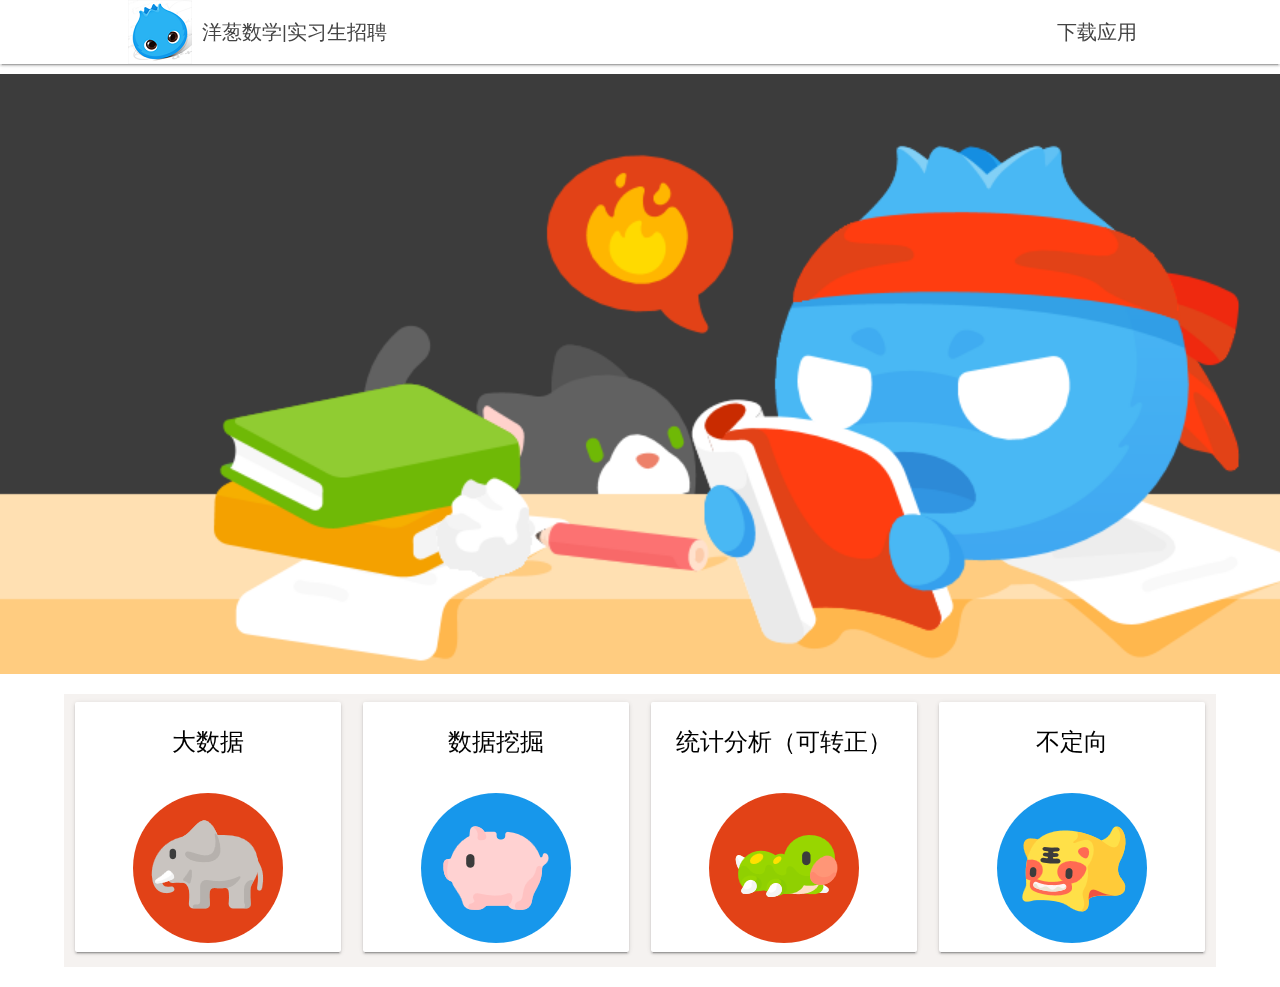
<file: index.html>
<!DOCTYPE html>
<html lang="en">
<head>
  <meta http-equiv="Content-Type" content="text/html; charset=UTF-8"/>
  <meta name="viewport" content="width=device-width, initial-scale=1"/>
  <title>洋葱数学实习生招聘</title>

  <!-- CSS  -->
  <link href="https://fonts.googleapis.com/icon?family=Material+Icons" rel="stylesheet">
  <link href="css/materialize.css" type="text/css" rel="stylesheet" media="screen,projection"/>
  <link href="css/style.css" type="text/css" rel="stylesheet" media="screen,projection"/>
</head>
<body>

  <nav class="white" role="navigation">
    <div class="nav-wrapper container">
      <a id="logo-container" href="#" class="brand-logo">
        <div class="onions-logo">
          <img src="source/logo.png">
        </div>
        <div class="onions-logo-text valign-wrapper">
          <p>洋葱数学|实习生招聘</p>
        </div>
      </a>
      <ul class="right hide-on-med-and-down">
        <li><a href="#">下载应用</a></li>
      </ul>

      <ul id="nav-mobile" class="side-nav">
        <li><a href="#">下载应用</a></li>
      </ul>
    </div>
  </nav>

  <div id="index-banner" class="parallax-container">
    <div class="parallax"><img src="source/background.png" height = "100%" alt="洋葱数学"></div>
  </div>

  <div class="row index-row">
    <div class="col s3 m3">
      <div class="card white index-card" id="div_1">
        <a href="position/1.html">
          <div class="card-content black-text">
            <span class="card-title">大数据</span>
            <div class="center">
              <img id="img_1" src="source/1_1.png" alt="大数据Icon">
            </div>
          </div>
        </a>
      </div>
    </div>

    <div class="col s3 m3">
      <div class="card white index-card" id="div_2">
        <a href="position/2.html">
          <div class="card-content black-text">
            <span class="card-title">数据挖掘</span>
            <div class="center">
              <img id="img_2" src="source/2_1.png" alt="数据挖掘Icon">
            </div>
          </div>
        </a>
      </div>
    </div>

    <div class="col s3 m3">
      <div class="card white index-card" id="div_3">
        <a href="position/3.html">
          <div class="card-content balck-text">
            <span class="card-title">统计分析（可转正）</span>
            <div class="center">
                <img id="img_3" src="source/3_1.png" alt="统计分析Icon">
            </div>
          </div>
        </a>
      </div>
    </div>

    <div class="col s3 m3">
      <div class="card white index-card" id="div_4">
        <a href="position/4.html">
          <div class="card-content balck-text">
            <span class="card-title">不定向</span>
            <div class="center">
                <img id="img_4" src="source/4_1.png" alt="不定向Icon">
            </div>
          </div>
        </a>
      </div>
    </div>

  </div>

  <!--  Scripts-->
  <script src="https://code.jquery.com/jquery-2.1.1.min.js"></script>
  <script src="js/materialize.js"></script>
  <script src="js/init.js"></script>

  </body>
</html>
</file>
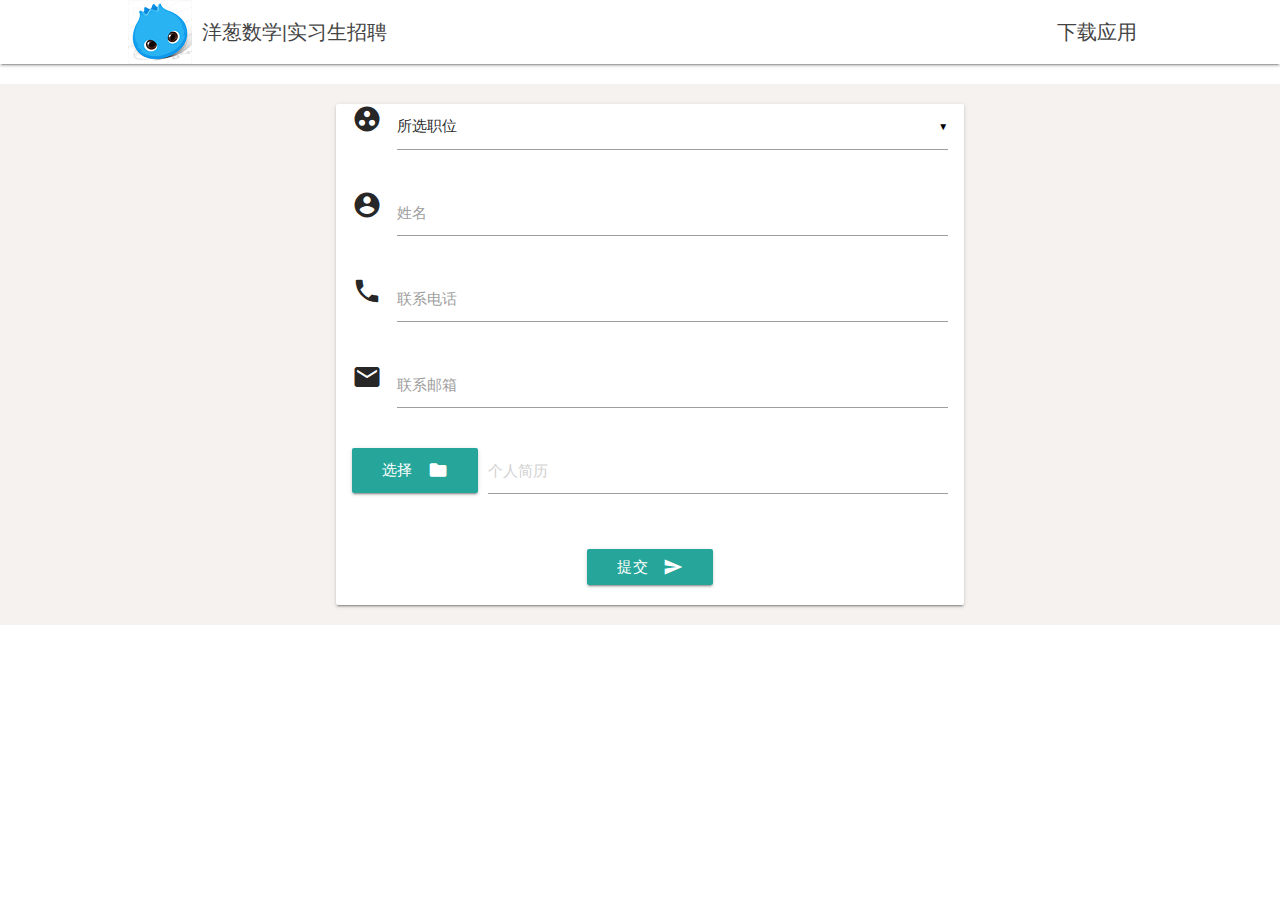
<file: submit.html>
<!DOCTYPE html>
<html lang="en">
	<head>
		  <meta http-equiv="Content-Type" content="text/html; charset=UTF-8"/>
		  <meta name="viewport" content="width=device-width, initial-scale=1"/>
		  <title>洋葱数学实习生招聘</title>

		  <!-- CSS  -->
		  <link href="https://fonts.googleapis.com/icon?family=Material+Icons" rel="stylesheet">
		  <link href="css/materialize.css" type="text/css" rel="stylesheet" media="screen,projection"/>
		  <link href="css/style.css" type="text/css" rel="stylesheet" media="screen,projection"/>
	</head>

	<body>
		<nav class="white" role="navigation">
		    <div class="nav-wrapper container">
		      	<a id="logo-container" href="#" class="brand-logo">
		        	<div class="onions-logo">
		          		<img src="source/logo.png">
		        	</div>
		        	<div class="onions-logo-text valign-wrapper">
		          		<p>洋葱数学|实习生招聘</p>
		        	</div>
		      	</a>
		      	<ul class="right hide-on-med-and-down">
		        	<li><a href="#">下载应用</a></li>
		      	</ul>

		      	<ul id="nav-mobile" class="side-nav">
		        	<li><a href="#">下载应用</a></li>
		      	</ul>
		    </div>
		</nav>

		<div class="row submit-row">
			<div class="col s3">
			</div>
			<form class="col s6" action="#">
				<div class="card white">
					<div class="input-field row input-row">
						<i class="material-icons prefix">group_work</i>
						<select>
							<option value="" disabled selected>所选职位</option>
							<option value="1">大数据</option>
							<option value="2">数据挖掘</option>
							<option value="3">统计分析</option>
							<option value="4">不定向</option>
						</select>
					</div>

					<div class="input-field row input-row">
						<i class="material-icons prefix">account_circle</i>
						<input id="icon-prefix" type="text" class="validate">
						<label for="icon-prefix">姓名</label>
					</div>

					<div class="input-field row input-row">
						<i class="material-icons prefix">call</i>
						<input id="icon-prefix" type="text" class="validate">
						<label for="icon-prefix">联系电话</label>
					</div>

					<div class="input-field row input-row">
						<i class="material-icons prefix">email</i>
						<input id="icon-prefix" type="text" class="validate">
						<label for="icon-prefix">联系邮箱</label>
					</div>

					<div class="file-field row input-row">
						<div class="btn">
							<i class="material-icons right">folder</i>
							<span>选择</span>
							<input type="file">
						</div>
						<div class="file-path-wrapper">
							<input class="file-path validate" type="text" placeholder="个人简历">
						</div>
					</div>

					<div class="row input-row button-div center">
						<button class="btn waves-effect waves-light" type="submit" name="action">提交
							<i class="material-icons right">send</i>
						</button>	
					</div>
				</div>
			</form>
			<div class="col s3">
			</div>
		</div>
		<!--  Scripts-->
		<script src="https://code.jquery.com/jquery-2.1.1.min.js"></script>
		<script src="js/materialize.js"></script>
		<script src="js/init.js"></script>
	</body>
</html>
</file>
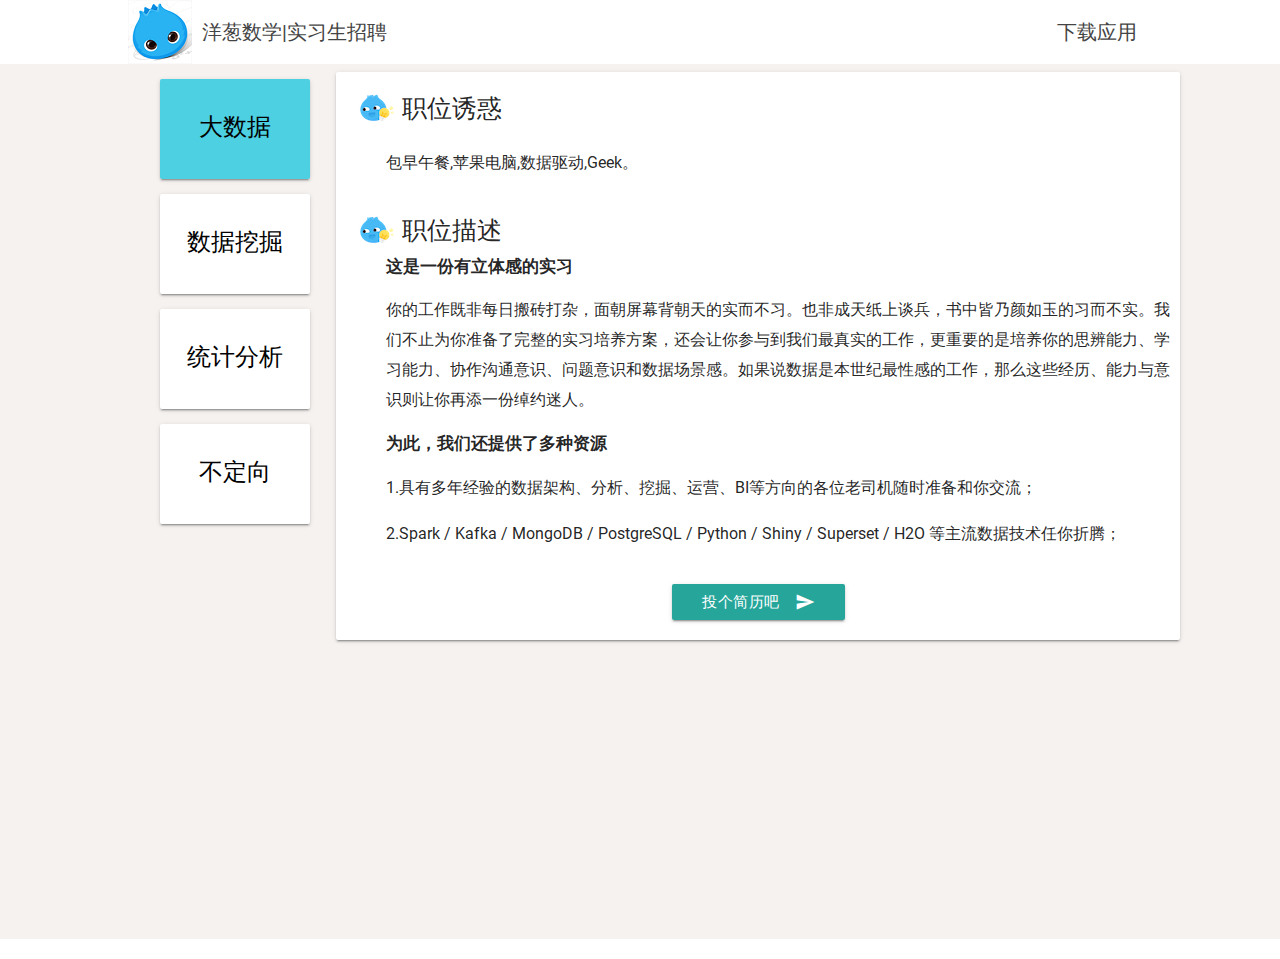
<file: position/1.html>
<!DOCTYPE html>
<html lang="en">
	<head>
		<meta http-equiv="Content-Type" content="text/html; charset=UTF-8"/>
		<meta name="viewport" content="width=device-width, initial-scale=1"/>
		<title>洋葱数学实习生招聘-大数据</title>

		<!-- CSS  -->
		<link href="https://fonts.googleapis.com/icon?family=Material+Icons" rel="stylesheet">
		<link href="../css/materialize.css" type="text/css" rel="stylesheet" media="screen,projection"/>
		<link href="../css/style.css" type="text/css" rel="stylesheet" media="screen,projection"/>
	</head>

	<body>
		<nav class="white" role="navigation">
			<div class="nav-wrapper container">
				<a id="logo-container" href="../index.html" class="brand-logo">
					<div class="onions-logo">
						<img src="../source/logo.png">
					</div>
					<div class="onions-logo-text valign-wrapper">
						<p>洋葱数学|实习生招聘</p>
					</div>
				</a>
				<ul class="right hide-on-med-and-down">
					<li><a href="#">下载应用</a></li>
				</ul>

				<ul id="nav-mobile" class="side-nav">
					<li><a href="#">下载应用</a></li>
				</ul>
			</div>
	  	</nav>
		<div class="row onions-row">
			<div class="col s1">
			</div>
			<div class="col s2">
				<ul>
					<li>
						<div class="card cyan lighten-2 position-card">
							<a href="#">
								<div class="card-title position-card-title">大数据</div>
							</a>
						</div>
					</li>
					<li>
						<div class="card white position-card">
							<a href="2.html">
								<div class="card-title position-card-title">数据挖掘</div>
							</a>
						</div>
					</li>
					<li>
						<div class="card white position-card">
							<a href="3.html">
								<div class="card-title position-card-title">统计分析</div>
							</a>
						</div>
					</li>
					<li>
						<div class="card white position-card">
							<a href="4.html">
								<div class="card-title position-card-title">不定向</div>
							</a>
						</div>
					</li>
				</ul>
			</div>
			<div class="col s8">
				<div class="card white position-introduction-card">
					<div class="position-item">
						<div class="onions-small-logo">
							<img src="../source/bling.png">
						</div>
						<div class="onions-small-logo-title valign-wrapper">
							<h5>职位诱惑</h5>
						</div>
					</div>
					<div class="position-item-text">
						<p>包早午餐,苹果电脑,数据驱动,Geek。</p>
					</div>
					<div class="position-item">
						<div class="onions-small-logo">
							<img src="../source/bling.png">
						</div>
						<div class="onions-small-logo-title valign-wrapper">
							<h5>职位描述</h5>
						</div>
					</div>
					<div class="position-item-text">
						<b>这是一份有立体感的实习</b>
						<p>你的工作既非每日搬砖打杂，面朝屏幕背朝天的实而不习。也非成天纸上谈兵，书中皆乃颜如玉的习而不实。我们不止为你准备了完整的实习培养方案，还会让你参与到我们最真实的工作，更重要的是培养你的思辨能力、学习能力、协作沟通意识、问题意识和数据场景感。如果说数据是本世纪最性感的工作，那么这些经历、能力与意识则让你再添一份绰约迷人。</p>
						<b>为此，我们还提供了多种资源</b>
						<p>1.具有多年经验的数据架构、分析、挖掘、运营、BI等方向的各位老司机随时准备和你交流；</p>
						<p>2.Spark / Kafka / MongoDB / PostgreSQL / Python / Shiny / Superset / H2O 等主流数据技术任你折腾；</p>
					</div>
					<div class="center button-div">
						<button class="cv-btn btn waves-effect waves-light">投个简历吧
							<i class="material-icons right">send</i>
						</button>	
					</div>
				</div>
			</div>
			<div class="col s1">
			</div>
		</div>
		<!--  Scripts-->
		<script src="https://code.jquery.com/jquery-2.1.1.min.js"></script>
		<script src="../js/materialize.js"></script>
		<script src="../js/init.js"></script>
	</body>
</html>
</file>
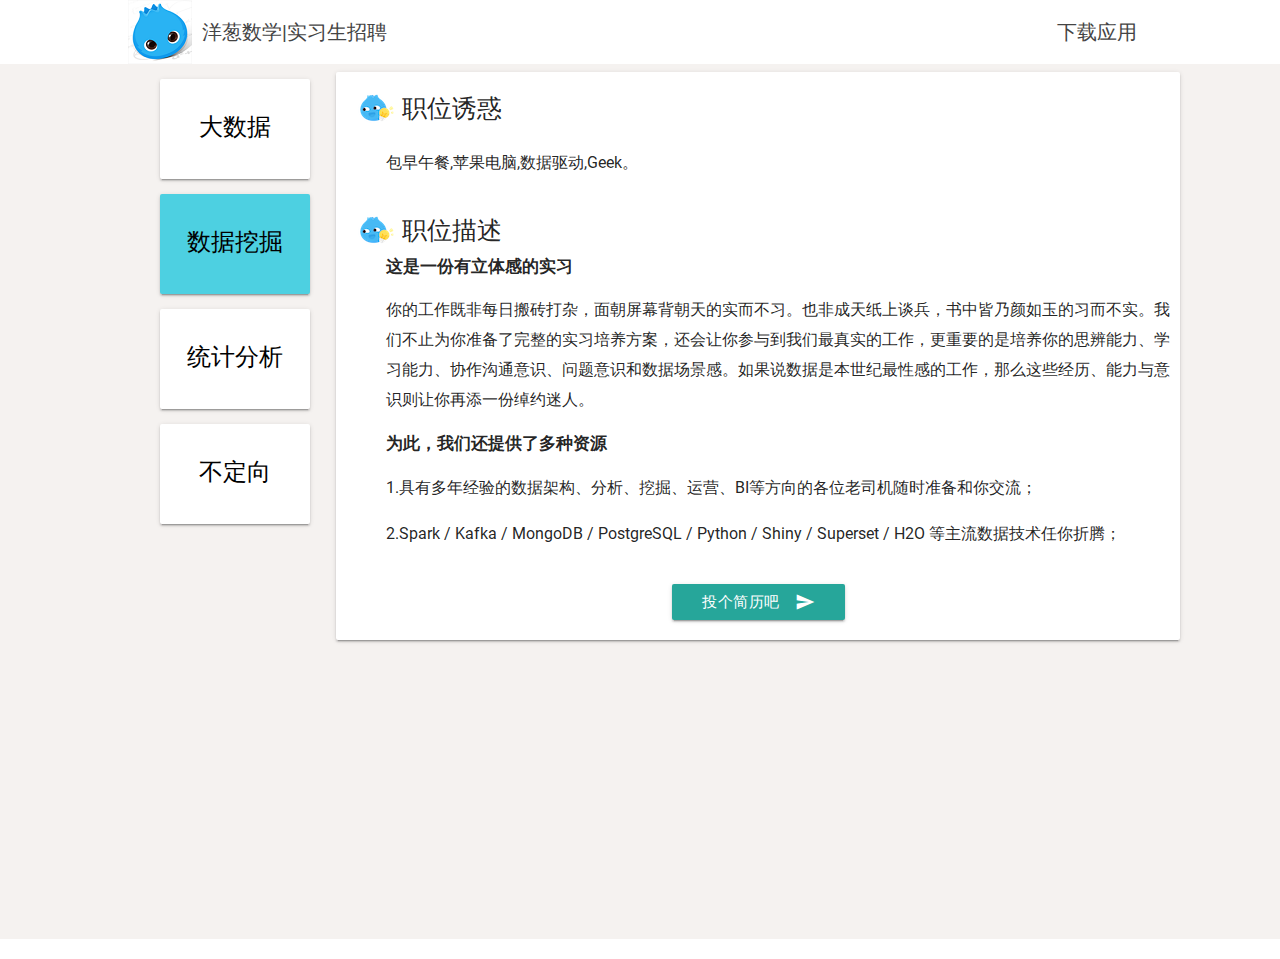
<file: position/2.html>
<!DOCTYPE html>
<html lang="en">
	<head>
		<meta http-equiv="Content-Type" content="text/html; charset=UTF-8"/>
		<meta name="viewport" content="width=device-width, initial-scale=1"/>
		<title>洋葱数学实习生招聘-大数据</title>

		<!-- CSS  -->
		<link href="https://fonts.googleapis.com/icon?family=Material+Icons" rel="stylesheet">
		<link href="../css/materialize.css" type="text/css" rel="stylesheet" media="screen,projection"/>
		<link href="../css/style.css" type="text/css" rel="stylesheet" media="screen,projection"/>
	</head>

	<body>
		<nav class="white" role="navigation">
			<div class="nav-wrapper container">
				<a id="logo-container" href="../index.html" class="brand-logo">
					<div class="onions-logo">
						<img src="../source/logo.png">
					</div>
					<div class="onions-logo-text valign-wrapper">
						<p>洋葱数学|实习生招聘</p>
					</div>
				</a>
				<ul class="right hide-on-med-and-down">
					<li><a href="#">下载应用</a></li>
				</ul>

				<ul id="nav-mobile" class="side-nav">
					<li><a href="#">下载应用</a></li>
				</ul>
			</div>
	  	</nav>
		<div class="row onions-row">
			<div class="col s1">
			</div>
			<div class="col s2">
				<ul>
					<li>
						<div class="card white position-card">
							<a href="1.html">
								<div class="card-title position-card-title">大数据</div>
							</a>
						</div>
					</li>
					<li>
						<div class="card cyan lighten-2 position-card">
							<a href="2.html">
								<div class="card-title position-card-title">数据挖掘</div>
							</a>
						</div>
					</li>
					<li>
						<div class="card white position-card">
							<a href="3.html">
								<div class="card-title position-card-title">统计分析</div>
							</a>
						</div>
					</li>
					<li>
						<div class="card white position-card">
							<a href="4.html">
								<div class="card-title position-card-title">不定向</div>
							</a>
						</div>
					</li>
				</ul>
			</div>
			<div class="col s8">
				<div class="card white position-introduction-card">
					<div class="position-item">
						<div class="onions-small-logo">
							<img src="../source/bling.png">
						</div>
						<div class="onions-small-logo-title valign-wrapper">
							<h5>职位诱惑</h5>
						</div>
					</div>
					<div class="position-item-text">
						<p>包早午餐,苹果电脑,数据驱动,Geek。</p>
					</div>
					<div class="position-item">
						<div class="onions-small-logo">
							<img src="../source/bling.png">
						</div>
						<div class="onions-small-logo-title valign-wrapper">
							<h5>职位描述</h5>
						</div>
					</div>
					<div class="position-item-text">
						<b>这是一份有立体感的实习</b>
						<p>你的工作既非每日搬砖打杂，面朝屏幕背朝天的实而不习。也非成天纸上谈兵，书中皆乃颜如玉的习而不实。我们不止为你准备了完整的实习培养方案，还会让你参与到我们最真实的工作，更重要的是培养你的思辨能力、学习能力、协作沟通意识、问题意识和数据场景感。如果说数据是本世纪最性感的工作，那么这些经历、能力与意识则让你再添一份绰约迷人。</p>
						<b>为此，我们还提供了多种资源</b>
						<p>1.具有多年经验的数据架构、分析、挖掘、运营、BI等方向的各位老司机随时准备和你交流；</p>
						<p>2.Spark / Kafka / MongoDB / PostgreSQL / Python / Shiny / Superset / H2O 等主流数据技术任你折腾；</p>
					</div>
					<div class="center button-div">
						<button class="cv-btn btn waves-effect waves-light">投个简历吧
							<i class="material-icons right">send</i>
						</button>	
					</div>
				</div>
			</div>
			<div class="col s1">
			</div>
		</div>
		<!--  Scripts-->
		<script src="https://code.jquery.com/jquery-2.1.1.min.js"></script>
		<script src="../js/materialize.js"></script>
		<script src="../js/init.js"></script>
	</body>
</html>
</file>
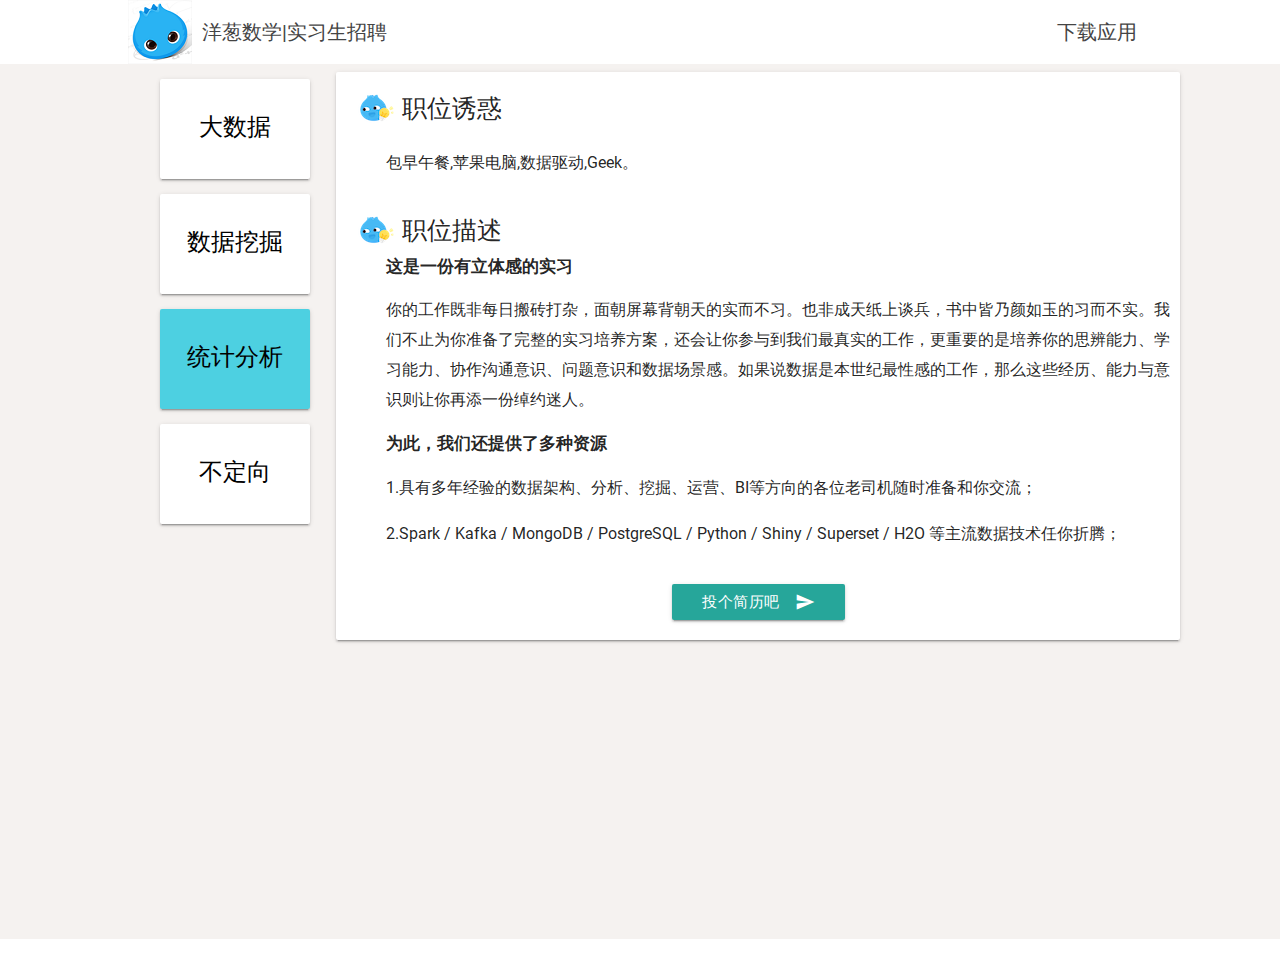
<file: position/3.html>
<!DOCTYPE html>
<html lang="en">
	<head>
		<meta http-equiv="Content-Type" content="text/html; charset=UTF-8"/>
		<meta name="viewport" content="width=device-width, initial-scale=1"/>
		<title>洋葱数学实习生招聘-大数据</title>

		<!-- CSS  -->
		<link href="https://fonts.googleapis.com/icon?family=Material+Icons" rel="stylesheet">
		<link href="../css/materialize.css" type="text/css" rel="stylesheet" media="screen,projection"/>
		<link href="../css/style.css" type="text/css" rel="stylesheet" media="screen,projection"/>
	</head>

	<body>
		<nav class="white" role="navigation">
			<div class="nav-wrapper container">
				<a id="logo-container" href="../index.html" class="brand-logo">
					<div class="onions-logo">
						<img src="../source/logo.png">
					</div>
					<div class="onions-logo-text valign-wrapper">
						<p>洋葱数学|实习生招聘</p>
					</div>
				</a>
				<ul class="right hide-on-med-and-down">
					<li><a href="#">下载应用</a></li>
				</ul>

				<ul id="nav-mobile" class="side-nav">
					<li><a href="#">下载应用</a></li>
				</ul>
			</div>
	  	</nav>
		<div class="row onions-row">
			<div class="col s1">
			</div>
			<div class="col s2">
				<ul>
					<li>
						<div class="card white position-card">
							<a href="1.html">
								<div class="card-title position-card-title">大数据</div>
							</a>
						</div>
					</li>
					<li>
						<div class="card white position-card">
							<a href="2.html">
								<div class="card-title position-card-title">数据挖掘</div>
							</a>
						</div>
					</li>
					<li>
						<div class="card cyan lighten-2 position-card">
							<a href="3.html">
								<div class="card-title position-card-title">统计分析</div>
							</a>
						</div>
					</li>
					<li>
						<div class="card white position-card">
							<a href="4.html">
								<div class="card-title position-card-title">不定向</div>
							</a>
						</div>
					</li>
				</ul>
			</div>
			<div class="col s8">
				<div class="card white position-introduction-card">
					<div class="position-item">
						<div class="onions-small-logo">
							<img src="../source/bling.png">
						</div>
						<div class="onions-small-logo-title valign-wrapper">
							<h5>职位诱惑</h5>
						</div>
					</div>
					<div class="position-item-text">
						<p>包早午餐,苹果电脑,数据驱动,Geek。</p>
					</div>
					<div class="position-item">
						<div class="onions-small-logo">
							<img src="../source/bling.png">
						</div>
						<div class="onions-small-logo-title valign-wrapper">
							<h5>职位描述</h5>
						</div>
					</div>
					<div class="position-item-text">
						<b>这是一份有立体感的实习</b>
						<p>你的工作既非每日搬砖打杂，面朝屏幕背朝天的实而不习。也非成天纸上谈兵，书中皆乃颜如玉的习而不实。我们不止为你准备了完整的实习培养方案，还会让你参与到我们最真实的工作，更重要的是培养你的思辨能力、学习能力、协作沟通意识、问题意识和数据场景感。如果说数据是本世纪最性感的工作，那么这些经历、能力与意识则让你再添一份绰约迷人。</p>
						<b>为此，我们还提供了多种资源</b>
						<p>1.具有多年经验的数据架构、分析、挖掘、运营、BI等方向的各位老司机随时准备和你交流；</p>
						<p>2.Spark / Kafka / MongoDB / PostgreSQL / Python / Shiny / Superset / H2O 等主流数据技术任你折腾；</p>
					</div>
					<div class="center button-div">
						<button class="cv-btn btn waves-effect waves-light">投个简历吧
							<i class="material-icons right">send</i>
						</button>	
					</div>
				</div>
			</div>
			<div class="col s1">
			</div>
		</div>
		<!--  Scripts-->
		<script src="https://code.jquery.com/jquery-2.1.1.min.js"></script>
		<script src="../js/materialize.js"></script>
		<script src="../js/init.js"></script>
	</body>
</html>
</file>
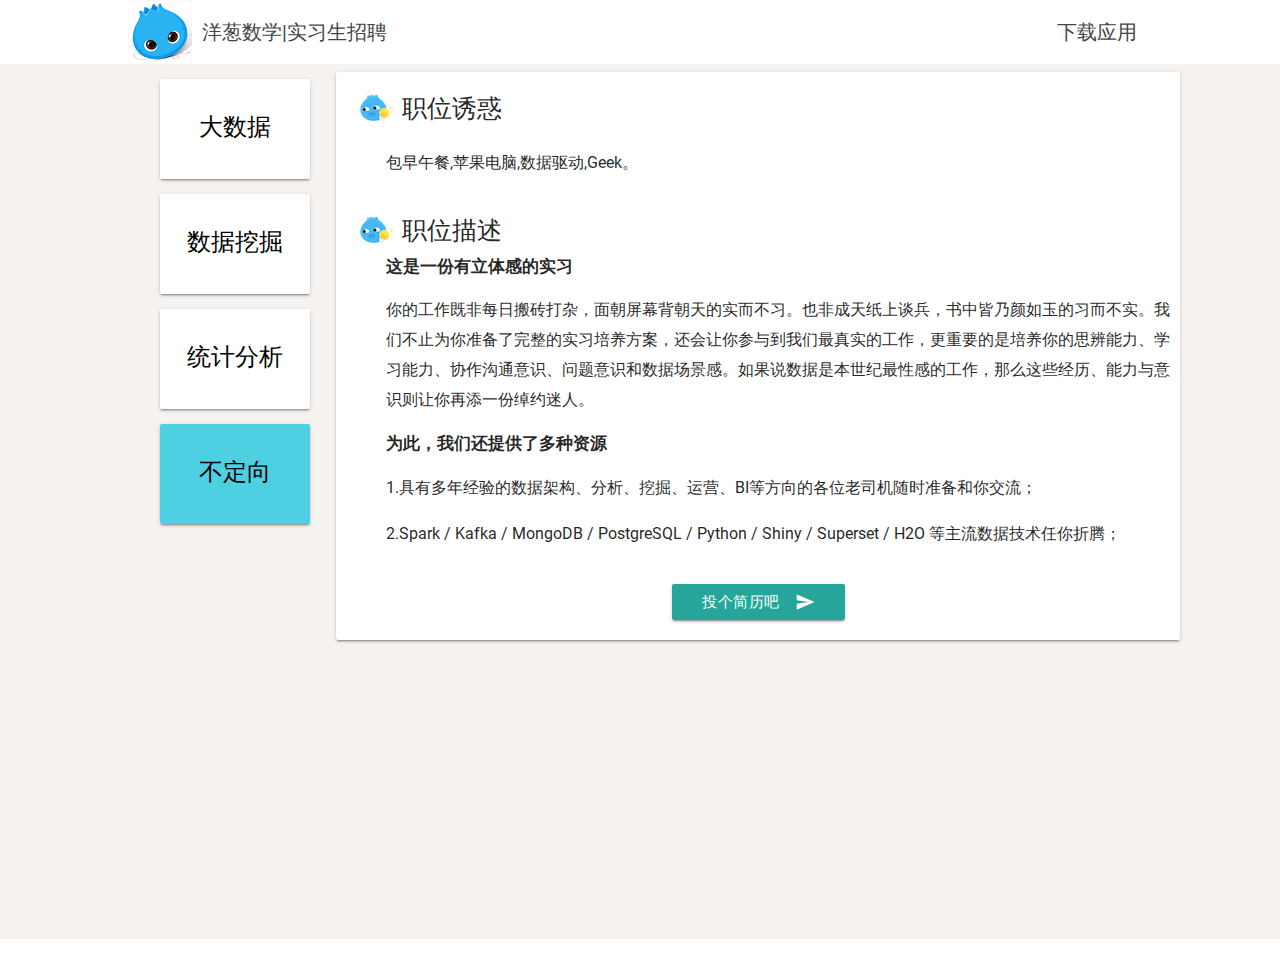
<file: position/4.html>
<!DOCTYPE html>
<html lang="en">
	<head>
		<meta http-equiv="Content-Type" content="text/html; charset=UTF-8"/>
		<meta name="viewport" content="width=device-width, initial-scale=1"/>
		<title>洋葱数学实习生招聘-大数据</title>

		<!-- CSS  -->
		<link href="https://fonts.googleapis.com/icon?family=Material+Icons" rel="stylesheet">
		<link href="../css/materialize.css" type="text/css" rel="stylesheet" media="screen,projection"/>
		<link href="../css/style.css" type="text/css" rel="stylesheet" media="screen,projection"/>
	</head>

	<body>
		<nav class="white" role="navigation">
			<div class="nav-wrapper container">
				<a id="logo-container" href="../index.html" class="brand-logo">
					<div class="onions-logo">
						<img src="../source/logo.png">
					</div>
					<div class="onions-logo-text valign-wrapper">
						<p>洋葱数学|实习生招聘</p>
					</div>
				</a>
				<ul class="right hide-on-med-and-down">
					<li><a href="#">下载应用</a></li>
				</ul>

				<ul id="nav-mobile" class="side-nav">
					<li><a href="#">下载应用</a></li>
				</ul>
			</div>
	  	</nav>
		<div class="row onions-row">
			<div class="col s1">
			</div>
			<div class="col s2">
				<ul>
					<li>
						<div class="card white position-card">
							<a href="1.html">
								<div class="card-title position-card-title">大数据</div>
							</a>
						</div>
					</li>
					<li>
						<div class="card white position-card">
							<a href="2.html">
								<div class="card-title position-card-title">数据挖掘</div>
							</a>
						</div>
					</li>
					<li>
						<div class="card white position-card">
							<a href="3.html">
								<div class="card-title position-card-title">统计分析</div>
							</a>
						</div>
					</li>
					<li>
						<div class="card cyan lighten-2 position-card">
							<a href="4.html">
								<div class="card-title position-card-title">不定向</div>
							</a>
						</div>
					</li>
				</ul>
			</div>
			<div class="col s8">
				<div class="card white position-introduction-card">
					<div class="position-item">
						<div class="onions-small-logo">
							<img src="../source/bling.png">
						</div>
						<div class="onions-small-logo-title valign-wrapper">
							<h5>职位诱惑</h5>
						</div>
					</div>
					<div class="position-item-text">
						<p>包早午餐,苹果电脑,数据驱动,Geek。</p>
					</div>
					<div class="position-item">
						<div class="onions-small-logo">
							<img src="../source/bling.png">
						</div>
						<div class="onions-small-logo-title valign-wrapper">
							<h5>职位描述</h5>
						</div>
					</div>
					<div class="position-item-text">
						<b>这是一份有立体感的实习</b>
						<p>你的工作既非每日搬砖打杂，面朝屏幕背朝天的实而不习。也非成天纸上谈兵，书中皆乃颜如玉的习而不实。我们不止为你准备了完整的实习培养方案，还会让你参与到我们最真实的工作，更重要的是培养你的思辨能力、学习能力、协作沟通意识、问题意识和数据场景感。如果说数据是本世纪最性感的工作，那么这些经历、能力与意识则让你再添一份绰约迷人。</p>
						<b>为此，我们还提供了多种资源</b>
						<p>1.具有多年经验的数据架构、分析、挖掘、运营、BI等方向的各位老司机随时准备和你交流；</p>
						<p>2.Spark / Kafka / MongoDB / PostgreSQL / Python / Shiny / Superset / H2O 等主流数据技术任你折腾；</p>
					</div>
					<div class="center button-div">
						<button class="cv-btn btn waves-effect waves-light">投个简历吧
							<i class="material-icons right">send</i>
						</button>	
					</div>
				</div>
			</div>
			<div class="col s1">
			</div>
		</div>
		<!--  Scripts-->
		<script src="https://code.jquery.com/jquery-2.1.1.min.js"></script>
		<script src="../js/materialize.js"></script>
		<script src="../js/init.js"></script>
	</body>
</html>
</file>
<file: css/style.css>
/* Custom Stylesheet */
/**
 * Use this file to override Materialize files so you can update
 * the core Materialize files in the future
 *
 * Made By MaterializeCSS.com
 */

nav ul a,
nav .brand-logo {
  color: #444;
}

p {
  line-height: 2rem;
}

.brand-logo{
  min-width: 265px;
  height: 64px;
}

.file-btn{
  margin-top: -20px;
}

.onions-logo{
  height: 64px;
  float: left;
}

.onions-small-logo{
  height: 32px;
  float: left;
}

.onions-logo-text{
  height: 64px;
  float: left;
  margin-left: 10px;
}

.onions-small-logo-title{
  height:32px;
  float: left;
  margin-left: 5px;
}

.onions-small-logo-text{
  float: none;
}

.onions-logo-text p{
  font-size: 20px;
}

.right li a{
  font-size: 20px;
}

.parallax-container {
  margin-top:10px;
  min-height: 600px;
  line-height: 0;
  height: auto;
  color: rgba(255,255,255,.9);
}
  .parallax-container .section {
    width: 100%;
  }

.row{
  margin-top: 20px;
  padding: 40px,0;
  background-color: #f5f2f0;
}

.input-row{
  background-color: #ffffff;
  width: 95%;
}

.index-row{
  margin-left: 5%;
  margin-right: 5%;
  min-width: 900px;
}

.onions-row{
  margin-top: 0;
  height:875px;
  min-width: 1300px;
}

.submit-row{
  min-width: 1300px;
}

.index-card{
  height:250px;
}

.position-card{
  height:100px;
  width:80%;
  min-width: 150px;
}

.position-card-title{
  padding:30px 0;
}

.position-item{
  height: 60px;
  min-height: 50px;
  padding-top: 20px;
  padding-left: 20px;
}

.position-item-text{
  padding-left: 50px;
}

.position-item-text b{
  font-size: 17px;
}

.position-item-text p{
  font-size: 16px;
}

.position-introduction-card{
  min-height:300px;
}

.card-content{
  height:95%;
  line-height: 95%
}

.card-title{
  text-align: center;
}

.card a{
  color: black;
}

.center{
  margin-top: 35px;
}

.button-div{
  padding-bottom: 20px;
}

@media only screen and (max-width : 992px) {
  .parallax-container .section {
    position: absolute;
    top: 40%;
  }
  #index-banner .section {
    top: 10%;
  }
}

@media only screen and (max-width : 600px) {
  #index-banner .section {
    top: 0;
  }
}
</file>
